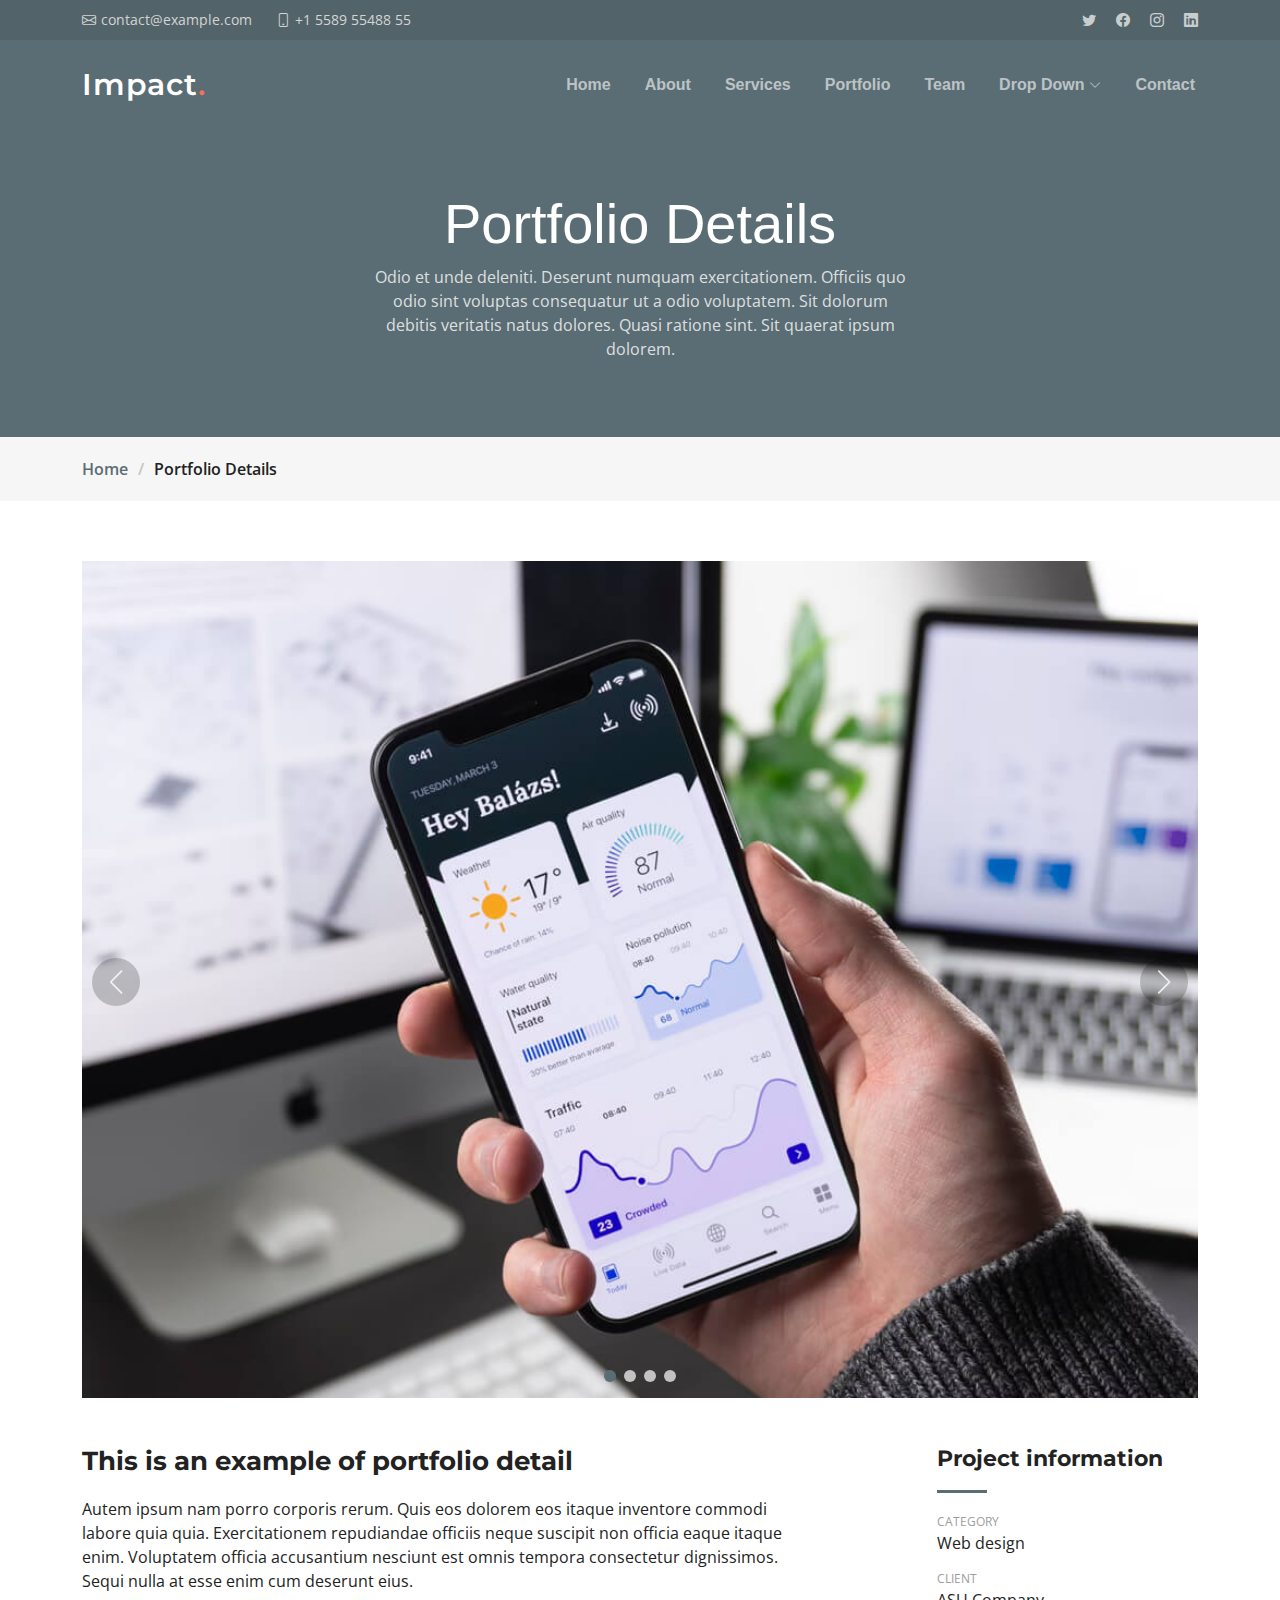
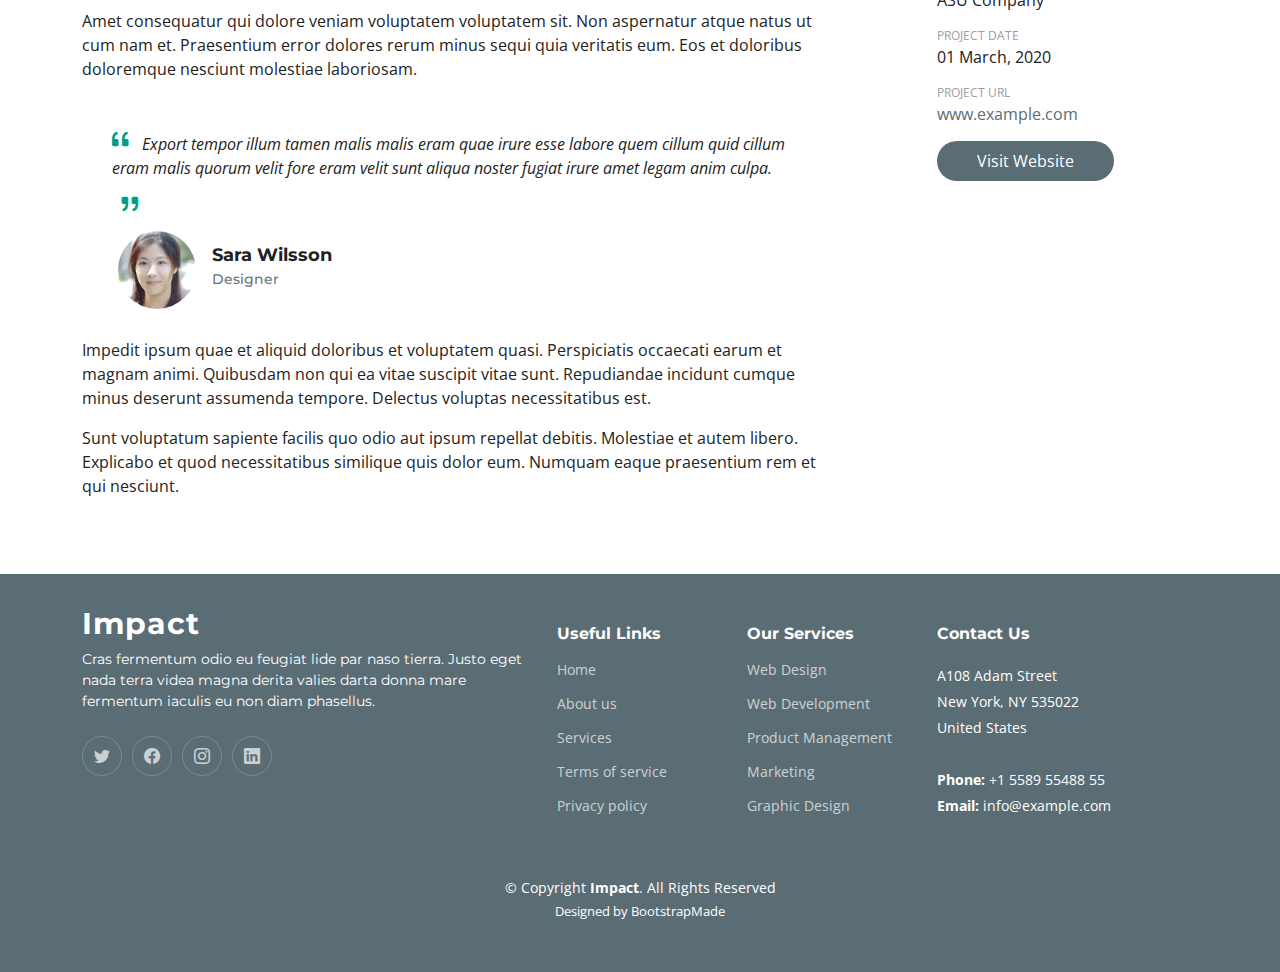
<file: portfolio-details.html>
<!DOCTYPE html>
<html lang="en">

<head>
  <meta charset="utf-8">
  <meta content="width=device-width, initial-scale=1.0" name="viewport">

  <title>Impact Bootstrap Template - Portfolio Details</title>
  <meta content="" name="description">
  <meta content="" name="keywords">

  <!-- Favicons -->
  <link href="assets/img/favicon.png" rel="icon">
  <link href="assets/img/apple-touch-icon.png" rel="apple-touch-icon">

  <!-- Google Fonts -->
  <link rel="preconnect" href="https://fonts.googleapis.com">
  <link rel="preconnect" href="https://fonts.gstatic.com" crossorigin>
  <link href="https://fonts.googleapis.com/css2?family=Open+Sans:ital,wght@0,300;0,400;0,500;0,600;0,700;1,300;1,400;1,600;1,700&family=Montserrat:ital,wght@0,300;0,400;0,500;0,600;0,700;1,300;1,400;1,500;1,600;1,700&family=Raleway:ital,wght@0,300;0,400;0,500;0,600;0,700;1,300;1,400;1,500;1,600;1,700&display=swap" rel="stylesheet">

  <!-- Vendor CSS Files -->
  <link href="assets/vendor/bootstrap/css/bootstrap.min.css" rel="stylesheet">
  <link href="assets/vendor/bootstrap-icons/bootstrap-icons.css" rel="stylesheet">
  <link href="assets/vendor/aos/aos.css" rel="stylesheet">
  <link href="assets/vendor/glightbox/css/glightbox.min.css" rel="stylesheet">
  <link href="assets/vendor/swiper/swiper-bundle.min.css" rel="stylesheet">

  <!-- Template Main CSS File -->
  <link href="assets/css/main.css" rel="stylesheet">

  <!-- =======================================================
  * Template Name: Impact
  * Updated: Jul 27 2023 with Bootstrap v5.3.1
  * Template URL: https://bootstrapmade.com/impact-bootstrap-business-website-template/
  * Author: BootstrapMade.com
  * License: https://bootstrapmade.com/license/
  ======================================================== -->
</head>

<body>

  <!-- ======= Header ======= -->
  <section id="topbar" class="topbar d-flex align-items-center">
    <div class="container d-flex justify-content-center justify-content-md-between">
      <div class="contact-info d-flex align-items-center">
        <i class="bi bi-envelope d-flex align-items-center"><a href="mailto:contact@example.com">contact@example.com</a></i>
        <i class="bi bi-phone d-flex align-items-center ms-4"><span>+1 5589 55488 55</span></i>
      </div>
      <div class="social-links d-none d-md-flex align-items-center">
        <a href="#" class="twitter"><i class="bi bi-twitter"></i></a>
        <a href="#" class="facebook"><i class="bi bi-facebook"></i></a>
        <a href="#" class="instagram"><i class="bi bi-instagram"></i></a>
        <a href="#" class="linkedin"><i class="bi bi-linkedin"></i></i></a>
      </div>
    </div>
  </section><!-- End Top Bar -->

  <header id="header" class="header d-flex align-items-center">

    <div class="container-fluid container-xl d-flex align-items-center justify-content-between">
      <a href="index.html" class="logo d-flex align-items-center">
        <!-- Uncomment the line below if you also wish to use an image logo -->
        <!-- <img src="assets/img/logo.png" alt=""> -->
        <h1>Impact<span>.</span></h1>
      </a>
      <nav id="navbar" class="navbar">
        <ul>
          <li><a href="#home">Home</a></li>
          <li><a href="#about">About</a></li>
          <li><a href="#services">Services</a></li>
          <li><a href="#portfolio">Portfolio</a></li>
          <li><a href="#team">Team</a></li>
          <li class="dropdown"><a href="#"><span>Drop Down</span> <i class="bi bi-chevron-down dropdown-indicator"></i></a>
            <ul>
              <li><a href="#">Drop Down 1</a></li>
              <li class="dropdown"><a href="#"><span>Deep Drop Down</span> <i class="bi bi-chevron-down dropdown-indicator"></i></a>
                <ul>
                  <li><a href="#">Deep Drop Down 1</a></li>
                  <li><a href="#">Deep Drop Down 2</a></li>
                  <li><a href="#">Deep Drop Down 3</a></li>
                  <li><a href="#">Deep Drop Down 4</a></li>
                  <li><a href="#">Deep Drop Down 5</a></li>
                </ul>
              </li>
              <li><a href="#">Drop Down 2</a></li>
              <li><a href="#">Drop Down 3</a></li>
              <li><a href="#">Drop Down 4</a></li>
            </ul>
          </li>
          <li><a href="#contact">Contact</a></li>
        </ul>
      </nav><!-- .navbar -->

      <i class="mobile-nav-toggle mobile-nav-show bi bi-list"></i>
      <i class="mobile-nav-toggle mobile-nav-hide d-none bi bi-x"></i>

    </div>
  </header><!-- End Header -->
  <!-- End Header -->

  <main id="main">

    <!-- ======= Breadcrumbs ======= -->
    <div class="breadcrumbs">
      <div class="page-header d-flex align-items-center" style="background-image: url('');">
        <div class="container position-relative">
          <div class="row d-flex justify-content-center">
            <div class="col-lg-6 text-center">
              <h2>Portfolio Details</h2>
              <p>Odio et unde deleniti. Deserunt numquam exercitationem. Officiis quo odio sint voluptas consequatur ut a odio voluptatem. Sit dolorum debitis veritatis natus dolores. Quasi ratione sint. Sit quaerat ipsum dolorem.</p>
            </div>
          </div>
        </div>
      </div>
      <nav>
        <div class="container">
          <ol>
            <li><a href="index.html">Home</a></li>
            <li>Portfolio Details</li>
          </ol>
        </div>
      </nav>
    </div><!-- End Breadcrumbs -->

    <!-- ======= Portfolio Details Section ======= -->
    <section id="portfolio-details" class="portfolio-details">
      <div class="container" data-aos="fade-up">

        <div class="position-relative h-100">
          <div class="slides-1 portfolio-details-slider swiper">
            <div class="swiper-wrapper align-items-center">

              <div class="swiper-slide">
                <img src="assets/img/portfolio/app-1.jpg" alt="">
              </div>

              <div class="swiper-slide">
                <img src="assets/img/portfolio/product-1.jpg" alt="">
              </div>

              <div class="swiper-slide">
                <img src="assets/img/portfolio/branding-1.jpg" alt="">
              </div>

              <div class="swiper-slide">
                <img src="assets/img/portfolio/books-1.jpg" alt="">
              </div>

            </div>
            <div class="swiper-pagination"></div>
          </div>
          <div class="swiper-button-prev"></div>
          <div class="swiper-button-next"></div>

        </div>

        <div class="row justify-content-between gy-4 mt-4">

          <div class="col-lg-8">
            <div class="portfolio-description">
              <h2>This is an example of portfolio detail</h2>
              <p>
                Autem ipsum nam porro corporis rerum. Quis eos dolorem eos itaque inventore commodi labore quia quia. Exercitationem repudiandae officiis neque suscipit non officia eaque itaque enim. Voluptatem officia accusantium nesciunt est omnis tempora consectetur dignissimos. Sequi nulla at esse enim cum deserunt eius.
              </p>
              <p>
                Amet consequatur qui dolore veniam voluptatem voluptatem sit. Non aspernatur atque natus ut cum nam et. Praesentium error dolores rerum minus sequi quia veritatis eum. Eos et doloribus doloremque nesciunt molestiae laboriosam.
              </p>

              <div class="testimonial-item">
                <p>
                  <i class="bi bi-quote quote-icon-left"></i>
                  Export tempor illum tamen malis malis eram quae irure esse labore quem cillum quid cillum eram malis quorum velit fore eram velit sunt aliqua noster fugiat irure amet legam anim culpa.
                  <i class="bi bi-quote quote-icon-right"></i>
                </p>
                <div>
                  <img src="assets/img/testimonials/testimonials-2.jpg" class="testimonial-img" alt="">
                  <h3>Sara Wilsson</h3>
                  <h4>Designer</h4>
                </div>
              </div>

              <p>
                Impedit ipsum quae et aliquid doloribus et voluptatem quasi. Perspiciatis occaecati earum et magnam animi. Quibusdam non qui ea vitae suscipit vitae sunt. Repudiandae incidunt cumque minus deserunt assumenda tempore. Delectus voluptas necessitatibus est.

              <p>
                Sunt voluptatum sapiente facilis quo odio aut ipsum repellat debitis. Molestiae et autem libero. Explicabo et quod necessitatibus similique quis dolor eum. Numquam eaque praesentium rem et qui nesciunt.
              </p>

            </div>
          </div>

          <div class="col-lg-3">
            <div class="portfolio-info">
              <h3>Project information</h3>
              <ul>
                <li><strong>Category</strong> <span>Web design</span></li>
                <li><strong>Client</strong> <span>ASU Company</span></li>
                <li><strong>Project date</strong> <span>01 March, 2020</span></li>
                <li><strong>Project URL</strong> <a href="#">www.example.com</a></li>
                <li><a href="#" class="btn-visit align-self-start">Visit Website</a></li>
              </ul>
            </div>
          </div>

        </div>

      </div>
    </section><!-- End Portfolio Details Section -->

  </main><!-- End #main -->

  <!-- ======= Footer ======= -->
  <footer id="footer" class="footer">

    <div class="container">
      <div class="row gy-4">
        <div class="col-lg-5 col-md-12 footer-info">
          <a href="index.html" class="logo d-flex align-items-center">
            <span>Impact</span>
          </a>
          <p>Cras fermentum odio eu feugiat lide par naso tierra. Justo eget nada terra videa magna derita valies darta donna mare fermentum iaculis eu non diam phasellus.</p>
          <div class="social-links d-flex mt-4">
            <a href="#" class="twitter"><i class="bi bi-twitter"></i></a>
            <a href="#" class="facebook"><i class="bi bi-facebook"></i></a>
            <a href="#" class="instagram"><i class="bi bi-instagram"></i></a>
            <a href="#" class="linkedin"><i class="bi bi-linkedin"></i></a>
          </div>
        </div>

        <div class="col-lg-2 col-6 footer-links">
          <h4>Useful Links</h4>
          <ul>
            <li><a href="#">Home</a></li>
            <li><a href="#">About us</a></li>
            <li><a href="#">Services</a></li>
            <li><a href="#">Terms of service</a></li>
            <li><a href="#">Privacy policy</a></li>
          </ul>
        </div>

        <div class="col-lg-2 col-6 footer-links">
          <h4>Our Services</h4>
          <ul>
            <li><a href="#">Web Design</a></li>
            <li><a href="#">Web Development</a></li>
            <li><a href="#">Product Management</a></li>
            <li><a href="#">Marketing</a></li>
            <li><a href="#">Graphic Design</a></li>
          </ul>
        </div>

        <div class="col-lg-3 col-md-12 footer-contact text-center text-md-start">
          <h4>Contact Us</h4>
          <p>
            A108 Adam Street <br>
            New York, NY 535022<br>
            United States <br><br>
            <strong>Phone:</strong> +1 5589 55488 55<br>
            <strong>Email:</strong> info@example.com<br>
          </p>

        </div>

      </div>
    </div>

    <div class="container mt-4">
      <div class="copyright">
        &copy; Copyright <strong><span>Impact</span></strong>. All Rights Reserved
      </div>
      <div class="credits">
        <!-- All the links in the footer should remain intact. -->
        <!-- You can delete the links only if you purchased the pro version. -->
        <!-- Licensing information: https://bootstrapmade.com/license/ -->
        <!-- Purchase the pro version with working PHP/AJAX contact form: https://bootstrapmade.com/impact-bootstrap-business-website-template/ -->
        Designed by <a href="https://bootstrapmade.com/">BootstrapMade</a>
      </div>
    </div>

  </footer><!-- End Footer -->
  <!-- End Footer -->

  <a href="#" class="scroll-top d-flex align-items-center justify-content-center"><i class="bi bi-arrow-up-short"></i></a>

  <div id="preloader"></div>

  <!-- Vendor JS Files -->
  <script src="assets/vendor/bootstrap/js/bootstrap.bundle.min.js"></script>
  <script src="assets/vendor/aos/aos.js"></script>
  <script src="assets/vendor/glightbox/js/glightbox.min.js"></script>
  <script src="assets/vendor/purecounter/purecounter_vanilla.js"></script>
  <script src="assets/vendor/swiper/swiper-bundle.min.js"></script>
  <script src="assets/vendor/isotope-layout/isotope.pkgd.min.js"></script>
  <script src="assets/vendor/php-email-form/validate.js"></script>

  <!-- Template Main JS File -->
  <script src="assets/js/main.js"></script>

</body>

</html>
</file>
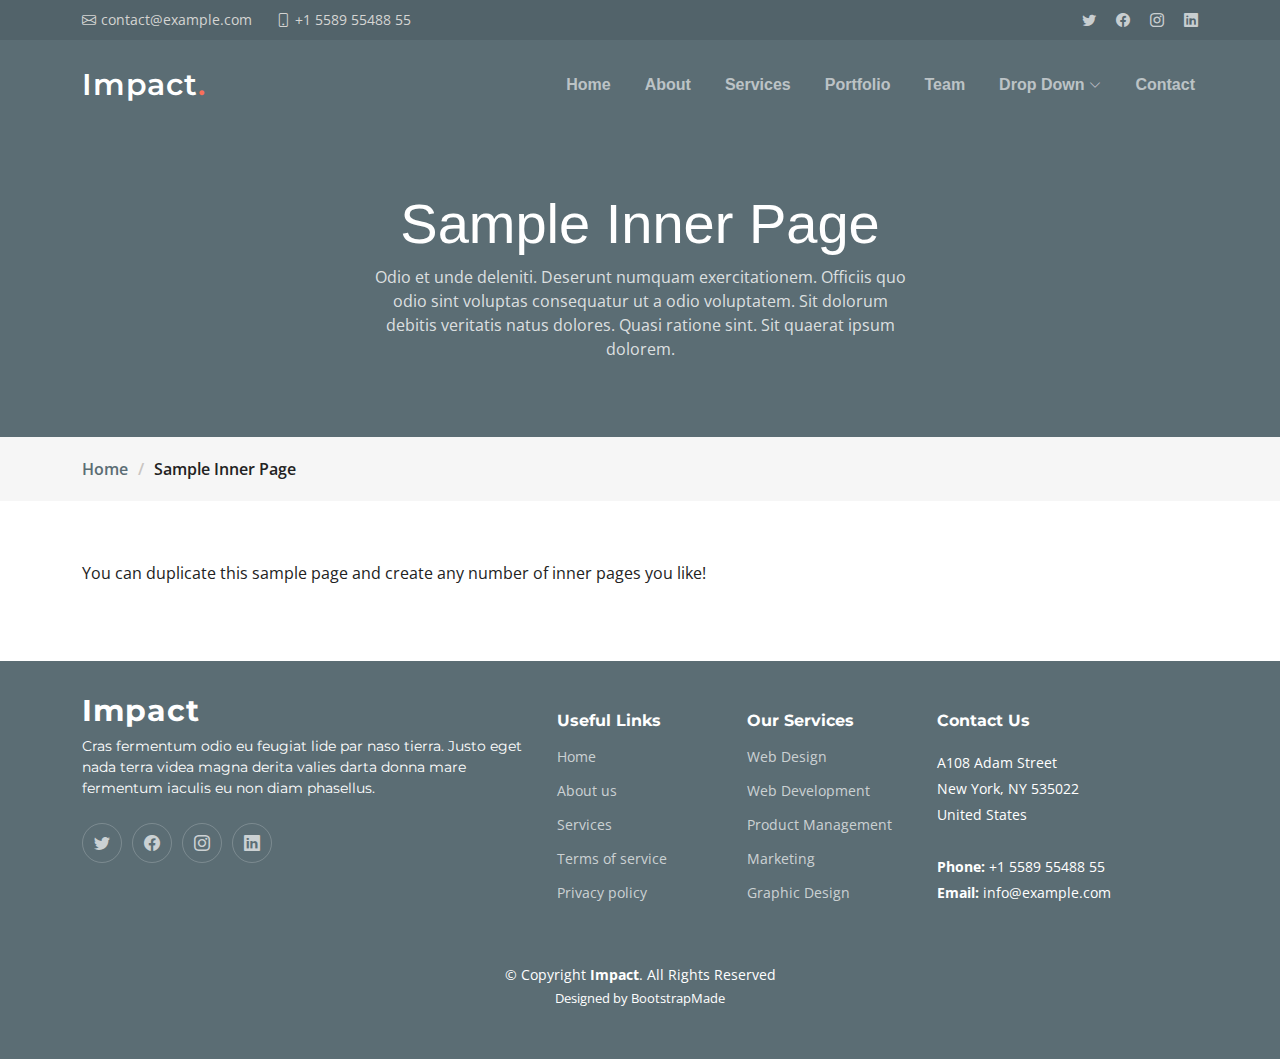
<file: sample-inner-page.html>
<!DOCTYPE html>
<html lang="en">

<head>
  <meta charset="utf-8">
  <meta content="width=device-width, initial-scale=1.0" name="viewport">

  <title>[Template] Sample Inner Page</title>
  <meta content="" name="description">
  <meta content="" name="keywords">

  <!-- Favicons -->
  <link href="assets/img/favicon.png" rel="icon">
  <link href="assets/img/apple-touch-icon.png" rel="apple-touch-icon">

  <!-- Google Fonts -->
  <link rel="preconnect" href="https://fonts.googleapis.com">
  <link rel="preconnect" href="https://fonts.gstatic.com" crossorigin>
  <link href="https://fonts.googleapis.com/css2?family=Open+Sans:ital,wght@0,300;0,400;0,500;0,600;0,700;1,300;1,400;1,600;1,700&family=Montserrat:ital,wght@0,300;0,400;0,500;0,600;0,700;1,300;1,400;1,500;1,600;1,700&family=Raleway:ital,wght@0,300;0,400;0,500;0,600;0,700;1,300;1,400;1,500;1,600;1,700&display=swap" rel="stylesheet">

  <!-- Vendor CSS Files -->
  <link href="assets/vendor/bootstrap/css/bootstrap.min.css" rel="stylesheet">
  <link href="assets/vendor/bootstrap-icons/bootstrap-icons.css" rel="stylesheet">
  <link href="assets/vendor/aos/aos.css" rel="stylesheet">
  <link href="assets/vendor/glightbox/css/glightbox.min.css" rel="stylesheet">
  <link href="assets/vendor/swiper/swiper-bundle.min.css" rel="stylesheet">

  <!-- Template Main CSS File -->
  <link href="assets/css/main.css" rel="stylesheet">

  <!-- =======================================================
  * Template Name: Impact
  * Updated: Jul 27 2023 with Bootstrap v5.3.1
  * Template URL: https://bootstrapmade.com/impact-bootstrap-business-website-template/
  * Author: BootstrapMade.com
  * License: https://bootstrapmade.com/license/
  ======================================================== -->
</head>

<body>

  <!-- ======= Header ======= -->
  <section id="topbar" class="topbar d-flex align-items-center">
    <div class="container d-flex justify-content-center justify-content-md-between">
      <div class="contact-info d-flex align-items-center">
        <i class="bi bi-envelope d-flex align-items-center"><a href="mailto:contact@example.com">contact@example.com</a></i>
        <i class="bi bi-phone d-flex align-items-center ms-4"><span>+1 5589 55488 55</span></i>
      </div>
      <div class="social-links d-none d-md-flex align-items-center">
        <a href="#" class="twitter"><i class="bi bi-twitter"></i></a>
        <a href="#" class="facebook"><i class="bi bi-facebook"></i></a>
        <a href="#" class="instagram"><i class="bi bi-instagram"></i></a>
        <a href="#" class="linkedin"><i class="bi bi-linkedin"></i></i></a>
      </div>
    </div>
  </section><!-- End Top Bar -->

  <header id="header" class="header d-flex align-items-center">

    <div class="container-fluid container-xl d-flex align-items-center justify-content-between">
      <a href="index.html" class="logo d-flex align-items-center">
        <!-- Uncomment the line below if you also wish to use an image logo -->
        <!-- <img src="assets/img/logo.png" alt=""> -->
        <h1>Impact<span>.</span></h1>
      </a>
      <nav id="navbar" class="navbar">
        <ul>
          <li><a href="#home">Home</a></li>
          <li><a href="#about">About</a></li>
          <li><a href="#services">Services</a></li>
          <li><a href="#portfolio">Portfolio</a></li>
          <li><a href="#team">Team</a></li>
          <li class="dropdown"><a href="#"><span>Drop Down</span> <i class="bi bi-chevron-down dropdown-indicator"></i></a>
            <ul>
              <li><a href="#">Drop Down 1</a></li>
              <li class="dropdown"><a href="#"><span>Deep Drop Down</span> <i class="bi bi-chevron-down dropdown-indicator"></i></a>
                <ul>
                  <li><a href="#">Deep Drop Down 1</a></li>
                  <li><a href="#">Deep Drop Down 2</a></li>
                  <li><a href="#">Deep Drop Down 3</a></li>
                  <li><a href="#">Deep Drop Down 4</a></li>
                  <li><a href="#">Deep Drop Down 5</a></li>
                </ul>
              </li>
              <li><a href="#">Drop Down 2</a></li>
              <li><a href="#">Drop Down 3</a></li>
              <li><a href="#">Drop Down 4</a></li>
            </ul>
          </li>
          <li><a href="#contact">Contact</a></li>
        </ul>
      </nav><!-- .navbar -->

      <i class="mobile-nav-toggle mobile-nav-show bi bi-list"></i>
      <i class="mobile-nav-toggle mobile-nav-hide d-none bi bi-x"></i>

    </div>
  </header><!-- End Header -->
  <!-- End Header -->

  <main id="main">

    <!-- ======= Breadcrumbs ======= -->
    <div class="breadcrumbs">
      <div class="page-header d-flex align-items-center" style="background-image: url('');">
        <div class="container position-relative">
          <div class="row d-flex justify-content-center">
            <div class="col-lg-6 text-center">
              <h2>Sample Inner Page</h2>
              <p>Odio et unde deleniti. Deserunt numquam exercitationem. Officiis quo odio sint voluptas consequatur ut a odio voluptatem. Sit dolorum debitis veritatis natus dolores. Quasi ratione sint. Sit quaerat ipsum dolorem.</p>
            </div>
          </div>
        </div>
      </div>
      <nav>
        <div class="container">
          <ol>
            <li><a href="index.html">Home</a></li>
            <li>Sample Inner Page</li>
          </ol>
        </div>
      </nav>
    </div><!-- End Breadcrumbs -->

    <section class="sample-page">
      <div class="container" data-aos="fade-up">

        <p>
          You can duplicate this sample page and create any number of inner pages you like!
        </p>

      </div>
    </section>

  </main><!-- End #main -->

  <!-- ======= Footer ======= -->
  <footer id="footer" class="footer">

    <div class="container">
      <div class="row gy-4">
        <div class="col-lg-5 col-md-12 footer-info">
          <a href="index.html" class="logo d-flex align-items-center">
            <span>Impact</span>
          </a>
          <p>Cras fermentum odio eu feugiat lide par naso tierra. Justo eget nada terra videa magna derita valies darta donna mare fermentum iaculis eu non diam phasellus.</p>
          <div class="social-links d-flex mt-4">
            <a href="#" class="twitter"><i class="bi bi-twitter"></i></a>
            <a href="#" class="facebook"><i class="bi bi-facebook"></i></a>
            <a href="#" class="instagram"><i class="bi bi-instagram"></i></a>
            <a href="#" class="linkedin"><i class="bi bi-linkedin"></i></a>
          </div>
        </div>

        <div class="col-lg-2 col-6 footer-links">
          <h4>Useful Links</h4>
          <ul>
            <li><a href="#">Home</a></li>
            <li><a href="#">About us</a></li>
            <li><a href="#">Services</a></li>
            <li><a href="#">Terms of service</a></li>
            <li><a href="#">Privacy policy</a></li>
          </ul>
        </div>

        <div class="col-lg-2 col-6 footer-links">
          <h4>Our Services</h4>
          <ul>
            <li><a href="#">Web Design</a></li>
            <li><a href="#">Web Development</a></li>
            <li><a href="#">Product Management</a></li>
            <li><a href="#">Marketing</a></li>
            <li><a href="#">Graphic Design</a></li>
          </ul>
        </div>

        <div class="col-lg-3 col-md-12 footer-contact text-center text-md-start">
          <h4>Contact Us</h4>
          <p>
            A108 Adam Street <br>
            New York, NY 535022<br>
            United States <br><br>
            <strong>Phone:</strong> +1 5589 55488 55<br>
            <strong>Email:</strong> info@example.com<br>
          </p>

        </div>

      </div>
    </div>

    <div class="container mt-4">
      <div class="copyright">
        &copy; Copyright <strong><span>Impact</span></strong>. All Rights Reserved
      </div>
      <div class="credits">
        <!-- All the links in the footer should remain intact. -->
        <!-- You can delete the links only if you purchased the pro version. -->
        <!-- Licensing information: https://bootstrapmade.com/license/ -->
        <!-- Purchase the pro version with working PHP/AJAX contact form: https://bootstrapmade.com/impact-bootstrap-business-website-template/ -->
        Designed by <a href="https://bootstrapmade.com/">BootstrapMade</a>
      </div>
    </div>

  </footer><!-- End Footer -->
  <!-- End Footer -->

  <a href="#" class="scroll-top d-flex align-items-center justify-content-center"><i class="bi bi-arrow-up-short"></i></a>

  <div id="preloader"></div>

  <!-- Vendor JS Files -->
  <script src="assets/vendor/bootstrap/js/bootstrap.bundle.min.js"></script>
  <script src="assets/vendor/aos/aos.js"></script>
  <script src="assets/vendor/glightbox/js/glightbox.min.js"></script>
  <script src="assets/vendor/purecounter/purecounter_vanilla.js"></script>
  <script src="assets/vendor/swiper/swiper-bundle.min.js"></script>
  <script src="assets/vendor/isotope-layout/isotope.pkgd.min.js"></script>
  <script src="assets/vendor/php-email-form/validate.js"></script>

  <!-- Template Main JS File -->
  <script src="assets/js/main.js"></script>

</body>

</html>
</file>
<file: assets/css/main.css>
/**
* Template Name: Impact
* Updated: Jul 27 2023 with Bootstrap v5.3.1
* Template URL: https://bootstrapmade.com/impact-bootstrap-business-website-template/
* Author: BootstrapMade.com
* License: https://bootstrapmade.com/license/
*/

/*--------------------------------------------------------------
# Set main reusable colors and fonts using CSS variables
# Learn more about CSS variables at https://developer.mozilla.org/en-US/docs/Web/CSS/Using_CSS_custom_properties
--------------------------------------------------------------*/
/* Fonts */
:root {
  --font-default: "Open Sans", system-ui, -apple-system, "Segoe UI", Roboto, "Helvetica Neue", Arial, "Noto Sans", "Liberation Sans", sans-serif, "Apple Color Emoji", "Segoe UI Emoji", "Segoe UI Symbol", "Noto Color Emoji";
  --font-primary: "Montserrat", sans-serif;
  --font-secondary: "Poppins", sans-serif;
}

/* Colors */
:root {
  --color-default: #222222;
  --color-primary: rgb(91, 109, 116);
  --color-secondary: rgb(201, 197, 194);
}

/* Smooth scroll behavior */
:root {
  scroll-behavior: smooth;
}

/*--------------------------------------------------------------
# General
--------------------------------------------------------------*/
body {
  font-family: var(--font-default);
  color: var(--color-default);
}

a {
  color: var(--color-primary);
  text-decoration: none;
}

a:hover {
  color: #00b6a1;
  text-decoration: none;
}

h1,
h2,
h3,
h4,
h5,
h6 {
  font-family: var(--font-primary);
}

/*--------------------------------------------------------------
# Sections & Section Header
--------------------------------------------------------------*/
section {
  padding: 60px 0;
  overflow: hidden;
}

.sections-bg {
  background-color: #f6f6f6;
}

.section-header {
  text-align: center;
  padding-bottom: 60px;
}

.section-header h2 {
  font-size: 32px;
  font-weight: 600;
  margin-bottom: 20px;
  padding-bottom: 20px;
  position: relative;
}

.section-header h2:after {
  content: "";
  position: absolute;
  display: block;
  width: 50px;
  height: 3px;
  background: var(--color-primary);
  left: 0;
  right: 0;
  bottom: 0;
  margin: auto;
}

.section-header p {
  margin-bottom: 0;
  color: #6f6f6f;
}

/*--------------------------------------------------------------
# Breadcrumbs
--------------------------------------------------------------*/
.breadcrumbs .page-header {
  padding: 60px 0 60px 0;
  min-height: 20vh;
  position: relative;
  background-color: var(--color-primary);
}

.breadcrumbs .page-header h2 {
  font-size: 56px;
  font-weight: 500;
  color: #fff;
  font-family: var(--font-secondary);
}

.breadcrumbs .page-header p {
  color: rgba(255, 255, 255, 0.8);
}

.breadcrumbs nav {
  background-color: #f6f6f6;
  padding: 20px 0;
}

.breadcrumbs nav ol {
  display: flex;
  flex-wrap: wrap;
  list-style: none;
  margin: 0;
  padding: 0;
  font-size: 16px;
  font-weight: 600;
  color: var(--color-default);
}

.breadcrumbs nav ol a {
  color: var(--color-primary);
  transition: 0.3s;
}

.breadcrumbs nav ol a:hover {
  text-decoration: underline;
}

.breadcrumbs nav ol li+li {
  padding-left: 10px;
}

.breadcrumbs nav ol li+li::before {
  display: inline-block;
  padding-right: 10px;
  color: var(--color-secondary);
  content: "/";
}

/*--------------------------------------------------------------
# Scroll top button
--------------------------------------------------------------*/
.scroll-top {
  position: fixed;
  visibility: hidden;
  opacity: 0;
  right: 15px;
  bottom: -15px;
  z-index: 99999;
  background: var(--color-secondary);
  width: 44px;
  height: 44px;
  border-radius: 50px;
  transition: all 0.4s;
}

.scroll-top i {
  font-size: 24px;
  color: #fff;
  line-height: 0;
}

.scroll-top:hover {
  background: rgba(248, 90, 64, 0.8);
  color: #fff;
}

.scroll-top.active {
  visibility: visible;
  opacity: 1;
  bottom: 15px;
}

/*--------------------------------------------------------------
# Preloader
--------------------------------------------------------------*/
#preloader {
  position: fixed;
  inset: 0;
  z-index: 999999;
  overflow: hidden;
  background: #fff;
  transition: all 0.6s ease-out;
}

#preloader:before {
  content: "";
  position: fixed;
  top: calc(50% - 30px);
  left: calc(50% - 30px);
  border: 6px solid #fff;
  border-color: var(--color-primary) transparent var(--color-primary) transparent;
  border-radius: 50%;
  width: 60px;
  height: 60px;
  animation: animate-preloader 1.5s linear infinite;
}

@keyframes animate-preloader {
  0% {
    transform: rotate(0deg);
  }

  100% {
    transform: rotate(360deg);
  }
}

/*--------------------------------------------------------------
# Disable aos animation delay on mobile devices
--------------------------------------------------------------*/
@media screen and (max-width: 768px) {
  [data-aos-delay] {
    transition-delay: 0 !important;
  }
}

/*--------------------------------------------------------------
# Header
--------------------------------------------------------------*/
.topbar {
  background: rgb(82, 99, 106);
  height: 40px;
  font-size: 14px;
  transition: all 0.5s;
  color: rgb(213, 213, 211);
  padding: 0;
}

.topbar .contact-info i {
  font-style: normal;
  color: rgb(213, 213, 211);
  line-height: 0;
}

.topbar .contact-info i a,
.topbar .contact-info i span {
  padding-left: 5px;
  color: rgb(213, 213, 211);
}

@media (max-width: 575px) {

  .topbar .contact-info i a,
  .topbar .contact-info i span {
    font-size: 13px;
  }
}

.topbar .contact-info i a {
  line-height: 0;
  transition: 0.3s;
}

.topbar .contact-info i a:hover {
  color: #fff;
  text-decoration: underline;
}

.topbar .social-links a {
  color: rgba(255, 255, 255, 0.7);
  line-height: 0;
  transition: 0.3s;
  margin-left: 20px;
}

.topbar .social-links a:hover {
  color: #fff;
}

.header {
  transition: all 0.5s;
  z-index: 997;
  height: 90px;
  background-color: var(--color-primary);
}

.header.sticked {
  position: fixed;
  top: 0;
  right: 0;
  left: 0;
  height: 70px;
  box-shadow: 0px 2px 20px rgba(0, 0, 0, 0.1);
}

.header .logo img {
  max-height: 40px;
  margin-right: 6px;
}

.header .logo h1 {
  font-size: 30px;
  margin: 0;
  font-weight: 600;
  letter-spacing: 0.8px;
  color: #fff;
  font-family: var(--font-primary);
}

.header .logo h1 span {
  color: #f96f59;
}

.sticked-header-offset {
  margin-top: 70px;
}

section {
  scroll-margin-top: 70px;
}

/*--------------------------------------------------------------
# Desktop Navigation
--------------------------------------------------------------*/
@media (min-width: 1280px) {
  .navbar {
    padding: 0;
  }

  .navbar ul {
    margin: 0;
    padding: 0;
    display: flex;
    list-style: none;
    align-items: center;
  }

  .navbar li {
    position: relative;
  }

  .navbar>ul>li {
    white-space: nowrap;
    padding: 10px 0 10px 28px;
  }

  .navbar a,
  .navbar a:focus {
    display: flex;
    align-items: center;
    justify-content: space-between;
    padding: 0 3px;
    font-family: var(--font-secondary);
    font-size: 16px;
    font-weight: 600;
    color: rgba(255, 255, 255, 0.6);
    white-space: nowrap;
    transition: 0.3s;
    position: relative;
  }

  .navbar a i,
  .navbar a:focus i {
    font-size: 12px;
    line-height: 0;
    margin-left: 5px;
  }

  .navbar>ul>li>a:before {
    content: "";
    position: absolute;
    width: 100%;
    height: 2px;
    bottom: -6px;
    left: 0;
    background-color: var(--color-secondary);
    visibility: hidden;
    width: 0px;
    transition: all 0.3s ease-in-out 0s;
  }

  .navbar a:hover:before,
  .navbar li:hover>a:before,
  .navbar .active:before {
    visibility: visible;
    width: 100%;
  }

  .navbar a:hover,
  .navbar .active,
  .navbar .active:focus,
  .navbar li:hover>a {
    color: #fff;
  }

  .navbar .dropdown ul {
    display: block;
    position: absolute;
    left: 28px;
    top: calc(100% + 30px);
    margin: 0;
    padding: 10px 0;
    z-index: 99;
    opacity: 0;
    visibility: hidden;
    background: #fff;
    box-shadow: 0px 0px 30px rgba(127, 137, 161, 0.25);
    transition: 0.3s;
    border-radius: 4px;
  }

  .navbar .dropdown ul li {
    min-width: 200px;
  }

  .navbar .dropdown ul a {
    padding: 10px 20px;
    font-size: 15px;
    text-transform: none;
    font-weight: 600;
    color: rgb(150, 150, 150);
  }

  .navbar .dropdown ul a i {
    font-size: 12px;
  }

  .navbar .dropdown ul a:hover,
  .navbar .dropdown ul .active:hover,
  .navbar .dropdown ul li:hover>a {
    color: rgb(180, 180, 180);
  }

  .navbar .dropdown:hover>ul {
    opacity: 1;
    top: 100%;
    visibility: visible;
  }

  .navbar .dropdown .dropdown ul {
    top: 0;
    left: calc(100% - 30px);
    visibility: hidden;
  }

  .navbar .dropdown .dropdown:hover>ul {
    opacity: 1;
    top: 0;
    left: 100%;
    visibility: visible;
  }
}

@media (min-width: 1280px) and (max-width: 1366px) {
  .navbar .dropdown .dropdown ul {
    left: -90%;
  }

  .navbar .dropdown .dropdown:hover>ul {
    left: -100%;
  }
}

@media (min-width: 1280px) {

  .mobile-nav-show,
  .mobile-nav-hide {
    display: none;
  }
}

/*--------------------------------------------------------------
# Mobile Navigation
--------------------------------------------------------------*/
@media (max-width: 1279px) {
  .navbar {
    position: fixed;
    top: 0;
    right: -100%;
    width: 100%;
    max-width: 400px;
    bottom: 0;
    transition: 0.3s;
    z-index: 9997;
  }

  .navbar ul {
    position: absolute;
    inset: 0;
    padding: 50px 0 10px 0;
    margin: 0;
    background: rgba(0, 131, 116, 0.9);
    overflow-y: auto;
    transition: 0.3s;
    z-index: 9998;
  }

  .navbar a,
  .navbar a:focus {
    display: flex;
    align-items: center;
    justify-content: space-between;
    padding: 10px 20px;
    font-family: var(--font-primary);
    font-size: 15px;
    font-weight: 600;
    color: rgba(255, 255, 255, 0.7);
    white-space: nowrap;
    transition: 0.3s;
  }

  .navbar a i,
  .navbar a:focus i {
    font-size: 12px;
    line-height: 0;
    margin-left: 5px;
  }

  .navbar a:hover,
  .navbar .active,
  .navbar .active:focus,
  .navbar li:hover>a {
    color: #fff;
  }

  .navbar .getstarted,
  .navbar .getstarted:focus {
    background: var(--color-primary);
    padding: 8px 20px;
    border-radius: 4px;
    margin: 15px;
    color: #fff;
  }

  .navbar .getstarted:hover,
  .navbar .getstarted:focus:hover {
    color: #fff;
    background: rgba(0, 131, 116, 0.8);
  }

  .navbar .dropdown ul,
  .navbar .dropdown .dropdown ul {
    position: static;
    display: none;
    padding: 10px 0;
    margin: 10px 20px;
    transition: all 0.5s ease-in-out;
    background-color: #007466;
    border: 1px solid #006459;
  }

  .navbar .dropdown>.dropdown-active,
  .navbar .dropdown .dropdown>.dropdown-active {
    display: block;
  }

  .mobile-nav-show {
    color: rgba(255, 255, 255, 0.6);
    font-size: 28px;
    cursor: pointer;
    line-height: 0;
    transition: 0.5s;
    z-index: 9999;
    margin-right: 10px;
  }

  .mobile-nav-hide {
    color: #fff;
    font-size: 32px;
    cursor: pointer;
    line-height: 0;
    transition: 0.5s;
    position: fixed;
    right: 20px;
    top: 20px;
    z-index: 9999;
  }

  .mobile-nav-active {
    overflow: hidden;
  }

  .mobile-nav-active .navbar {
    right: 0;
  }

  .mobile-nav-active .navbar:before {
    content: "";
    position: fixed;
    inset: 0;
    background: rgba(0, 106, 93, 0.8);
    z-index: 9996;
  }
}

/*--------------------------------------------------------------
# About Us Section
--------------------------------------------------------------*/
.about h3 {
  font-weight: 700;
  font-size: 28px;
  margin-bottom: 20px;
  font-family: var(--font-secondary);
}

.about .call-us {
  left: 10%;
  right: 10%;
  bottom: 0;
  background-color: #fff;
  box-shadow: 0px 2px 25px rgba(0, 0, 0, 0.08);
  padding: 20px;
  text-align: center;
}

.about .call-us h4 {
  font-size: 24px;
  font-weight: 700;
  margin-bottom: 5px;
}

.about .call-us p {
  font-size: 28px;
  font-weight: 700;
  color: var(--color-primary);
}

.about .content ul {
  list-style: none;
  padding: 0;
}

.about .content ul li {
  padding: 0 0 10px 30px;
  position: relative;
}

.about .content ul i {
  position: absolute;
  font-size: 20px;
  left: 0;
  top: -3px;
  color: var(--color-primary);
}

.about .content p:last-child {
  margin-bottom: 0;
}

.about .play-btn {
  width: 94px;
  height: 94px;
  background: radial-gradient(var(--color-primary) 50%, rgba(0, 131, 116, 0.4) 52%);
  border-radius: 50%;
  display: block;
  position: absolute;
  left: calc(50% - 47px);
  top: calc(50% - 47px);
  overflow: hidden;
}

.about .play-btn:before {
  content: "";
  position: absolute;
  width: 120px;
  height: 120px;
  animation-delay: 0s;
  animation: pulsate-btn 2s;
  animation-direction: forwards;
  animation-iteration-count: infinite;
  animation-timing-function: steps;
  opacity: 1;
  border-radius: 50%;
  border: 5px solid rgba(0, 131, 116, 0.7);
  top: -15%;
  left: -15%;
  background: rgba(198, 16, 0, 0);
}

.about .play-btn:after {
  content: "";
  position: absolute;
  left: 50%;
  top: 50%;
  transform: translateX(-40%) translateY(-50%);
  width: 0;
  height: 0;
  border-top: 10px solid transparent;
  border-bottom: 10px solid transparent;
  border-left: 15px solid #fff;
  z-index: 100;
  transition: all 400ms cubic-bezier(0.55, 0.055, 0.675, 0.19);
}

.about .play-btn:hover:before {
  content: "";
  position: absolute;
  left: 50%;
  top: 50%;
  transform: translateX(-40%) translateY(-50%);
  width: 0;
  height: 0;
  border: none;
  border-top: 10px solid transparent;
  border-bottom: 10px solid transparent;
  border-left: 15px solid #fff;
  z-index: 200;
  animation: none;
  border-radius: 0;
}

.about .play-btn:hover:after {
  border-left: 15px solid var(--color-primary);
  transform: scale(20);
}

@keyframes pulsate-btn {
  0% {
    transform: scale(0.6, 0.6);
    opacity: 1;
  }

  100% {
    transform: scale(1, 1);
    opacity: 0;
  }
}

/*--------------------------------------------------------------
# Clients Section
--------------------------------------------------------------*/
.clients {
  padding: 40px 0;
}

.clients .swiper {
  padding: 10px 0;
}

.clients .swiper-slide img {
  transition: 0.3s;
}

.clients .swiper-slide img:hover {
  transform: scale(1.1);
}

.clients .swiper-pagination {
  margin-top: 20px;
  position: relative;
}

.clients .swiper-pagination .swiper-pagination-bullet {
  width: 12px;
  height: 12px;
  background-color: #fff;
  opacity: 1;
  background-color: #ddd;
}

.clients .swiper-pagination .swiper-pagination-bullet-active {
  background-color: var(--color-primary);
}

/*--------------------------------------------------------------
# Stats Counter Section
--------------------------------------------------------------*/
.stats-counter {
  padding: 40px 0;
}

.stats-counter .stats-item {
  padding: 20px 0;
  border-bottom: 1px solid #e4e4e4;
}

.stats-counter .stats-item .purecounter {
  min-width: 90px;
  padding-right: 15px;
}

.stats-counter .stats-item i {
  font-size: 44px;
  line-height: 0;
  margin-right: 15px;
}

.stats-counter .stats-item span {
  font-size: 40px;
  display: block;
  font-weight: 700;
  color: var(--color-primary);
  line-height: 40px;
}

.stats-counter .stats-item p {
  margin: 0;
  font-family: var(--font-primary);
  font-size: 14px;
}

/*--------------------------------------------------------------
# Call To Action Section
--------------------------------------------------------------*/
.call-to-action .container {
  background: linear-gradient(rgba(0, 0, 0, 0.5), rgba(0, 0, 0, 0.5)), url("../img/cta-bg.jpg") center center;
  background-size: cover;
  padding: 100px 60px;
  border-radius: 15px;
  overflow: hidden;
}

.call-to-action h3 {
  color: #fff;
  font-size: 28px;
  font-weight: 700;
  margin-bottom: 20px;
}

.call-to-action p {
  color: #fff;
  margin-bottom: 20px;
}

.call-to-action .play-btn {
  width: 94px;
  height: 94px;
  margin-bottom: 20px;
  background: radial-gradient(var(--color-primary) 50%, rgba(0, 131, 116, 0.4) 52%);
  border-radius: 50%;
  display: inline-block;
  position: relative;
  overflow: hidden;
}

.call-to-action .play-btn:before {
  content: "";
  position: absolute;
  width: 120px;
  height: 120px;
  animation-delay: 0s;
  animation: pulsate-btn 2s;
  animation-direction: forwards;
  animation-iteration-count: infinite;
  animation-timing-function: steps;
  opacity: 1;
  border-radius: 50%;
  border: 5px solid rgba(0, 131, 116, 0.7);
  top: -15%;
  left: -15%;
  background: rgba(198, 16, 0, 0);
}

.call-to-action .play-btn:after {
  content: "";
  position: absolute;
  left: 50%;
  top: 50%;
  transform: translateX(-40%) translateY(-50%);
  width: 0;
  height: 0;
  border-top: 10px solid transparent;
  border-bottom: 10px solid transparent;
  border-left: 15px solid #fff;
  z-index: 100;
  transition: all 400ms cubic-bezier(0.55, 0.055, 0.675, 0.19);
}

.call-to-action .play-btn:hover:before {
  content: "";
  position: absolute;
  left: 50%;
  top: 50%;
  transform: translateX(-40%) translateY(-50%);
  width: 0;
  height: 0;
  border: none;
  border-top: 10px solid transparent;
  border-bottom: 10px solid transparent;
  border-left: 15px solid #fff;
  z-index: 200;
  animation: none;
  border-radius: 0;
}

.call-to-action .play-btn:hover:after {
  border-left: 15px solid var(--color-primary);
  transform: scale(20);
}

.call-to-action .cta-btn {
  font-family: var(--font-primary);
  font-weight: 500;
  font-size: 16px;
  letter-spacing: 1px;
  display: inline-block;
  padding: 12px 48px;
  border-radius: 50px;
  transition: 0.5s;
  margin: 10px;
  border: 2px solid #fff;
  color: #fff;
}

.call-to-action .cta-btn:hover {
  background: var(--color-primary);
  border: 2px solid var(--color-primary);
}

@keyframes pulsate-btn {
  0% {
    transform: scale(0.6, 0.6);
    opacity: 1;
  }

  100% {
    transform: scale(1, 1);
    opacity: 0;
  }
}

/*--------------------------------------------------------------
# Our Services Section
--------------------------------------------------------------*/
.services {
  padding: 60px 0;
}

.services .service-item {
  padding: 40px;
  background: #fff;
  height: 100%;
  border-radius: 10px;
}

.services .service-item .icon {
  width: 48px;
  height: 48px;
  position: relative;
  margin-bottom: 50px;
}

.services .service-item .icon i {
  color: var(--color-default);
  font-size: 56px;
  transition: ease-in-out 0.3s;
  z-index: 2;
  position: relative;
}

.services .service-item .icon:before {
  position: absolute;
  content: "";
  height: 100%;
  width: 100%;
  background: #eeeeee;
  border-radius: 50px;
  z-index: 1;
  top: 10px;
  right: -20px;
  transition: 0.3s;
}

.services .service-item h3 {
  color: var(--color-default);
  font-weight: 700;
  margin: 0 0 20px 0;
  padding-bottom: 8px;
  font-size: 22px;
  position: relative;
  display: inline-block;
  border-bottom: 4px solid #eeeeee;
  transition: 0.3s;
}

.services .service-item p {
  line-height: 24px;
  font-size: 14px;
  margin-bottom: 0;
}

.services .service-item .readmore {
  margin-top: 15px;
  display: inline-block;
  color: var(--color-primary);
}

.services .service-item:hover .icon:before {
  background: #00b6a1;
}

.services .service-item:hover h3 {
  border-color: var(--color-primary);
}

/*--------------------------------------------------------------
# Testimonials Section
--------------------------------------------------------------*/
.testimonials .testimonial-wrap {
  padding-left: 10px;
}

.testimonials .testimonial-item {
  box-sizing: content-box;
  padding: 30px;
  margin: 30px 10px;
  box-shadow: 0px 0 15px rgba(0, 0, 0, 0.1);
  position: relative;
  background: #fff;
  border-radius: 10px;
}

.testimonials .testimonial-item .testimonial-img {
  width: 90px;
  border-radius: 50px;
  margin-right: 15px;
}

.testimonials .testimonial-item h3 {
  font-size: 18px;
  font-weight: bold;
  margin: 10px 0 5px 0;
  color: #000;
}

.testimonials .testimonial-item h4 {
  font-size: 14px;
  color: #999;
  margin: 0;
}

.testimonials .testimonial-item .stars {
  margin: 10px 0;
}

.testimonials .testimonial-item .stars i {
  color: #ffc107;
  margin: 0 1px;
}

.testimonials .testimonial-item .quote-icon-left,
.testimonials .testimonial-item .quote-icon-right {
  color: #009d8b;
  font-size: 26px;
  line-height: 0;
}

.testimonials .testimonial-item .quote-icon-left {
  display: inline-block;
  left: -5px;
  position: relative;
}

.testimonials .testimonial-item .quote-icon-right {
  display: inline-block;
  right: -5px;
  position: relative;
  top: 10px;
  transform: scale(-1, -1);
}

.testimonials .testimonial-item p {
  font-style: italic;
  margin: 15px auto 15px auto;
}

.testimonials .swiper-pagination {
  margin-top: 20px;
  position: relative;
}

.testimonials .swiper-pagination .swiper-pagination-bullet {
  width: 12px;
  height: 12px;
  background-color: rgba(0, 0, 0, 0.2);
  opacity: 1;
}

.testimonials .swiper-pagination .swiper-pagination-bullet-active {
  background-color: var(--color-primary);
}

@media (max-width: 767px) {
  .testimonials .testimonial-wrap {
    padding-left: 0;
  }

  .testimonials .testimonial-item {
    padding: 30px;
    margin: 15px;
  }

  .testimonials .testimonial-item .testimonial-img {
    position: static;
    left: auto;
  }
}

/*--------------------------------------------------------------
# Portfolio Section
--------------------------------------------------------------*/
.portfolio .portfolio-flters {
  padding: 0 0 20px 0;
  margin: 0 auto;
  list-style: none;
  text-align: center;
}

.portfolio .portfolio-flters li {
  cursor: pointer;
  display: inline-block;
  padding: 0;
  font-size: 18px;
  font-weight: 500;
  margin: 0 10px;
  line-height: 1;
  transition: all 0.3s ease-in-out;
}

.portfolio .portfolio-flters li:hover,
.portfolio .portfolio-flters li.filter-active {
  color: var(--color-primary);
}

.portfolio .portfolio-flters li:first-child {
  margin-left: 0;
}

.portfolio .portfolio-flters li:last-child {
  margin-right: 0;
}

@media (max-width: 575px) {
  .portfolio .portfolio-flters li {
    font-size: 14px;
    margin: 0 5px;
  }
}

.portfolio .portfolio-wrap {
  box-shadow: 0px 10px 30px rgba(0, 0, 0, 0.1);
  border-radius: 10px;
  height: 100%;
  overflow: hidden;
}

.portfolio .portfolio-wrap img {
  transition: 0.3s;
  position: relative;
  z-index: 1;
}

.portfolio .portfolio-wrap .portfolio-info {
  padding: 25px 20px;
  background-color: #fff;
  position: relative;
  border-top: 1px solid #f3f3f3;
  z-index: 2;
}

.portfolio .portfolio-wrap .portfolio-info h4 {
  font-size: 18px;
  font-weight: 600;
  padding-right: 50px;
}

.portfolio .portfolio-wrap .portfolio-info h4 a {
  color: var(--color-default);
  transition: 0.3s;
}

.portfolio .portfolio-wrap .portfolio-info h4 a:hover {
  color: var(--color-primary);
}

.portfolio .portfolio-wrap .portfolio-info p {
  color: #6c757d;
  font-size: 14px;
  margin-bottom: 0;
  padding-right: 50px;
}

.portfolio .portfolio-wrap:hover img {
  transform: scale(1.1);
}

/*--------------------------------------------------------------
# Portfolio Details Section
--------------------------------------------------------------*/
.portfolio-details .portfolio-details-slider img {
  width: 100%;
}

.portfolio-details .portfolio-details-slider .swiper-pagination .swiper-pagination-bullet {
  width: 12px;
  height: 12px;
  background-color: rgba(255, 255, 255, 0.7);
  opacity: 1;
}

.portfolio-details .portfolio-details-slider .swiper-pagination .swiper-pagination-bullet-active {
  background-color: var(--color-primary);
}

.portfolio-details .swiper-button-prev,
.portfolio-details .swiper-button-next {
  width: 48px;
  height: 48px;
}

.portfolio-details .swiper-button-prev:after,
.portfolio-details .swiper-button-next:after {
  color: rgba(255, 255, 255, 0.8);
  background-color: rgba(0, 0, 0, 0.2);
  font-size: 24px;
  border-radius: 50%;
  width: 48px;
  height: 48px;
  display: flex;
  align-items: center;
  justify-content: center;
  transition: 0.3s;
}

.portfolio-details .swiper-button-prev:hover:after,
.portfolio-details .swiper-button-next:hover:after {
  background-color: rgba(0, 0, 0, 0.6);
}

@media (max-width: 575px) {

  .portfolio-details .swiper-button-prev,
  .portfolio-details .swiper-button-next {
    display: none;
  }
}

.portfolio-details .portfolio-info h3 {
  font-size: 22px;
  font-weight: 700;
  margin-bottom: 20px;
  padding-bottom: 20px;
  position: relative;
}

.portfolio-details .portfolio-info h3:after {
  content: "";
  position: absolute;
  display: block;
  width: 50px;
  height: 3px;
  background: var(--color-primary);
  left: 0;
  bottom: 0;
}

.portfolio-details .portfolio-info ul {
  list-style: none;
  padding: 0;
  font-size: 15px;
}

.portfolio-details .portfolio-info ul li {
  display: flex;
  flex-direction: column;
  padding-bottom: 15px;
  font-size: 16px;
}

.portfolio-details .portfolio-info ul strong {
  text-transform: uppercase;
  font-weight: 400;
  color: #9c9c9c;
  font-size: 12px;
}

.portfolio-details .portfolio-info .btn-visit {
  padding: 8px 40px;
  background: var(--color-primary);
  color: #fff;
  border-radius: 50px;
  transition: 0.3s;
}

.portfolio-details .portfolio-info .btn-visit:hover {
  background: #009d8b;
}

.portfolio-details .portfolio-description h2 {
  font-size: 26px;
  font-weight: 700;
  margin-bottom: 20px;
}

.portfolio-details .portfolio-description p {
  padding: 0;
}

.portfolio-details .portfolio-description .testimonial-item {
  padding: 30px 30px 0 30px;
  position: relative;
  background: white;
  height: 100%;
  margin-bottom: 50px;
}

.portfolio-details .portfolio-description .testimonial-item .testimonial-img {
  width: 90px;
  border-radius: 50px;
  border: 6px solid #fff;
  float: left;
  margin: 0 10px 0 0;
}

.portfolio-details .portfolio-description .testimonial-item h3 {
  font-size: 18px;
  font-weight: bold;
  margin: 15px 0 5px 0;
  padding-top: 20px;
}

.portfolio-details .portfolio-description .testimonial-item h4 {
  font-size: 14px;
  color: #6c757d;
  margin: 0;
}

.portfolio-details .portfolio-description .testimonial-item .quote-icon-left,
.portfolio-details .portfolio-description .testimonial-item .quote-icon-right {
  color: #009d8b;
  font-size: 26px;
  line-height: 0;
}

.portfolio-details .portfolio-description .testimonial-item .quote-icon-left {
  display: inline-block;
  left: -5px;
  position: relative;
}

.portfolio-details .portfolio-description .testimonial-item .quote-icon-right {
  display: inline-block;
  right: -5px;
  position: relative;
  top: 10px;
  transform: scale(-1, -1);
}

.portfolio-details .portfolio-description .testimonial-item p {
  font-style: italic;
  margin: 0 0 15px 0 0 0;
  padding: 0;
}

/*--------------------------------------------------------------
# Our Team Section
--------------------------------------------------------------*/
.team .member {
  text-align: center;
  background: #fff;
  border-radius: 10px;
  padding: 15px;
  overflow: hidden;
  box-shadow: 0px 2px 25px rgba(0, 0, 0, 0.1);
}

.team .member img {
  border-radius: 10px;
  overflow: hidden;
}

.team .member .member-content {
  padding: 0 20px 30px 20px;
}

.team .member h4 {
  font-weight: 700;
  margin-top: 16px;
  margin-bottom: 2px;
  font-size: 20px;
}

.team .member span {
  font-style: italic;
  display: block;
  font-size: 14px;
  color: #6c757d;
}

.team .member p {
  padding-top: 10px;
  font-size: 14px;
  font-style: italic;
  color: #6c757d;
}

.team .member .social {
  margin-top: 15px;
  margin-bottom: 10px;
  display: flex;
  align-items: center;
  justify-content: space-around;
}

.team .member .social a {
  color: #a2a2a2;
  transition: 0.3s;
  border-radius: 50%;
  width: 40px;
  height: 40px;
  display: flex;
  align-items: center;
  justify-content: center;
  border: 1px solid #bbbbbb;
}

.team .member .social a:hover {
  color: var(--color-primary);
  border-color: var(--color-primary);
}

.team .member .social i {
  font-size: 18px;
  margin: 0 2px;
}

/*--------------------------------------------------------------
# Pricing Section
--------------------------------------------------------------*/
.pricing .pricing-item {
  padding: 60px 40px;
  box-shadow: 0 3px 20px -2px rgba(108, 117, 125, 0.15);
  background: #fff;
  height: 100%;
  position: relative;
  border-radius: 15px;
}

.pricing h3 {
  font-weight: 600;
  margin-bottom: 15px;
  font-size: 20px;
  color: #555555;
  text-align: center;
}

.pricing .icon {
  margin: 30px auto 30px auto;
  width: 70px;
  height: 70px;
  background: var(--color-primary);
  border-radius: 50%;
  display: flex;
  align-items: center;
  justify-content: center;
  transition: 0.3s;
  transform-style: preserve-3d;
}

.pricing .icon i {
  color: #fff;
  font-size: 28px;
  transition: ease-in-out 0.3s;
  line-height: 0;
}

.pricing .icon::before {
  position: absolute;
  content: "";
  height: 86px;
  width: 86px;
  border-radius: 50%;
  background: #87c1bb;
  transition: all 0.3s ease-out 0s;
  transform: translateZ(-1px);
}

.pricing .icon::after {
  position: absolute;
  content: "";
  height: 102px;
  width: 102px;
  border-radius: 50%;
  background: #d2eeeb;
  transition: all 0.3s ease-out 0s;
  transform: translateZ(-2px);
}

.pricing h4 {
  font-size: 48px;
  color: var(--color-secondary);
  font-weight: 700;
  font-family: var(--font-secondary);
  margin-bottom: 0;
  text-align: center;
}

.pricing h4 sup {
  font-size: 28px;
}

.pricing h4 span {
  color: rgba(108, 117, 125, 0.8);
  font-size: 18px;
  font-weight: 400;
}

.pricing ul {
  padding: 20px 0;
  list-style: none;
  color: #6c757d;
  text-align: left;
  line-height: 20px;
}

.pricing ul li {
  padding: 10px 0;
  display: flex;
  align-items: center;
}

.pricing ul i {
  color: #059652;
  font-size: 24px;
  padding-right: 3px;
}

.pricing ul .na {
  color: rgba(108, 117, 125, 0.5);
}

.pricing ul .na i {
  color: rgba(108, 117, 125, 0.5);
}

.pricing ul .na span {
  text-decoration: line-through;
}

.pricing .buy-btn {
  display: inline-block;
  padding: 10px 40px;
  border-radius: 50px;
  color: var(--color-primary);
  border: 1px solid rgba(0, 131, 116, 0.2);
  transition: none;
  font-size: 16px;
  font-weight: 600;
  font-family: var(--font-primary);
  transition: 0.3s;
}

.pricing .buy-btn:hover {
  background: var(--color-primary);
  color: #fff;
}

.pricing .featured {
  z-index: 10;
  border: 3px solid var(--color-primary);
}

@media (min-width: 992px) {
  .pricing .featured {
    transform: scale(1.15);
  }
}

/*--------------------------------------------------------------
# Frequently Asked Questions Section
--------------------------------------------------------------*/
.faq .content h3 {
  font-weight: 400;
  font-size: 34px;
}

.faq .content h4 {
  font-size: 20px;
  font-weight: 700;
  margin-top: 5px;
}

.faq .content p {
  font-size: 15px;
  color: #6c757d;
}

.faq .accordion-item {
  border: 0;
  margin-bottom: 20px;
  box-shadow: 0px 5px 25px 0px rgba(0, 0, 0, 0.06);
  border-radius: 10px;
}

.faq .accordion-item:last-child {
  margin-bottom: 0;
}

.faq .accordion-collapse {
  border: 0;
}

.faq .accordion-button {
  padding: 20px 50px 20px 20px;
  font-weight: 600;
  border: 0;
  font-size: 18px;
  line-height: 24px;
  color: var(--color-default);
  text-align: left;
  background: #fff;
  box-shadow: none;
  border-radius: 10px;
}

.faq .accordion-button .num {
  padding-right: 10px;
  font-size: 20px;
  line-height: 0;
  color: var(--color-primary);
}

.faq .accordion-button:not(.collapsed) {
  color: var(--color-primary);
  border-bottom: 0;
  box-shadow: none;
}

.faq .accordion-button:after {
  position: absolute;
  right: 20px;
  top: 20px;
}

.faq .accordion-body {
  padding: 0 40px 30px 45px;
  border: 0;
  border-radius: 10px;
  background: #fff;
  box-shadow: none;
}

/*--------------------------------------------------------------
# Recent Blog Posts Section
--------------------------------------------------------------*/
.recent-posts article {
  box-shadow: 0 4px 16px rgba(0, 0, 0, 0.1);
  background-color: #fff;
  padding: 30px;
  height: 100%;
  border-radius: 10px;
  overflow: hidden;
}

.recent-posts .post-img {
  max-height: 240px;
  margin: -30px -30px 15px -30px;
  overflow: hidden;
}

.recent-posts .post-category {
  font-size: 16px;
  color: #6f6f6f;
  margin-bottom: 10px;
}

.recent-posts .title {
  font-size: 22px;
  font-weight: 700;
  padding: 0;
  margin: 0 0 20px 0;
}

.recent-posts .title a {
  color: var(--color-default);
  transition: 0.3s;
}

.recent-posts .title a:hover {
  color: var(--color-primary);
}

.recent-posts .post-author-img {
  width: 50px;
  border-radius: 50%;
  margin-right: 15px;
}

.recent-posts .post-author {
  font-weight: 600;
  margin-bottom: 5px;
}

.recent-posts .post-date {
  font-size: 14px;
  color: #3c3c3c;
  margin-bottom: 0;
}

/*--------------------------------------------------------------
# Contact Section
--------------------------------------------------------------*/
.contact .info-container {
  background-color: var(--color-primary);
  height: 100%;
  padding: 20px;
  border-radius: 10px 0 0 10px;
  box-shadow: 0px 2px 25px rgba(0, 0, 0, 0.1);
}

.contact .info-item {
  width: 100%;
  background-color: #009282;
  margin-bottom: 20px;
  padding: 20px;
  border-radius: 10px;
  color: #fff;
}

.contact .info-item:last-child {
  margin-bottom: 0;
}

.contact .info-item i {
  font-size: 20px;
  color: #fff;
  float: left;
  width: 44px;
  height: 44px;
  background-color: rgba(255, 255, 255, 0.2);
  display: flex;
  justify-content: center;
  align-items: center;
  border-radius: 50px;
  transition: all 0.3s ease-in-out;
  margin-right: 15px;
}

.contact .info-item h4 {
  padding: 0;
  font-size: 20px;
  font-weight: 600;
  margin-bottom: 5px;
}

.contact .info-item p {
  padding: 0;
  margin-bottom: 0;
  font-size: 14px;
}

.contact .info-item:hover i {
  background: #fff;
  color: var(--color-primary);
}

.contact .php-email-form {
  width: 100%;
  height: 100%;
  background: #fff;
  box-shadow: 0px 2px 25px rgba(0, 0, 0, 0.1);
  padding: 30px;
  border-radius: 0 10px 10px 0;
}

.contact .php-email-form .form-group {
  padding-bottom: 8px;
}

.contact .php-email-form .error-message {
  display: none;
  color: #fff;
  background: #df1529;
  text-align: left;
  padding: 15px;
  font-weight: 600;
}

.contact .php-email-form .error-message br+br {
  margin-top: 25px;
}

.contact .php-email-form .sent-message {
  display: none;
  color: #fff;
  background: #059652;
  text-align: center;
  padding: 15px;
  font-weight: 600;
}

.contact .php-email-form .loading {
  display: none;
  background: #fff;
  text-align: center;
  padding: 15px;
}

.contact .php-email-form .loading:before {
  content: "";
  display: inline-block;
  border-radius: 50%;
  width: 24px;
  height: 24px;
  margin: 0 10px -6px 0;
  border: 3px solid #059652;
  border-top-color: #fff;
  animation: animate-loading 1s linear infinite;
}

.contact .php-email-form input,
.contact .php-email-form textarea {
  border-radius: 0;
  box-shadow: none;
  font-size: 14px;
}

.contact .php-email-form input[type=text],
.contact .php-email-form input[type=email],
.contact .php-email-form textarea {
  padding: 12px 15px;
}

.contact .php-email-form input[type=text]:focus,
.contact .php-email-form input[type=email]:focus,
.contact .php-email-form textarea:focus {
  border-color: var(--color-primary);
}

.contact .php-email-form textarea {
  padding: 10px 12px;
}

.contact .php-email-form button[type=submit] {
  background: var(--color-primary);
  border: 0;
  padding: 14px 45px;
  color: #fff;
  transition: 0.4s;
  border-radius: 50px;
}

.contact .php-email-form button[type=submit]:hover {
  background: rgba(0, 131, 116, 0.8);
}

@keyframes animate-loading {
  0% {
    transform: rotate(0deg);
  }

  100% {
    transform: rotate(360deg);
  }
}

/*--------------------------------------------------------------
# Hero Section
--------------------------------------------------------------*/
.hero {
  width: 100%;
  position: relative;
  background: var(--color-primary);
  padding: 60px 0 0 0;
}

@media (min-width: 1365px) {
  .hero {
    background-attachment: fixed;
  }
}

.hero h2 {
  font-size: 48px;
  font-weight: 700;
  margin-bottom: 20px;
  color: #fff;
}

.hero p {
  color: rgba(255, 255, 255, 0.6);
  font-weight: 400;
  margin-bottom: 30px;
}

.hero .btn-get-started {
  font-family: var(--font-primary);
  font-weight: 500;
  font-size: 15px;
  letter-spacing: 1px;
  display: inline-block;
  padding: 14px 40px;
  border-radius: 50px;
  transition: 0.3s;
  color: #fff;
  background: rgba(255, 255, 255, 0.1);
  box-shadow: 0 0 15px rgba(0, 0, 0, 0.08);
  border: 2px solid rgba(255, 255, 255, 0.1);
}

.hero .btn-get-started:hover {
  border-color: rgba(255, 255, 255, 0.5);
}

.hero .btn-watch-video {
  font-size: 16px;
  transition: 0.5s;
  margin-left: 25px;
  color: #fff;
  font-weight: 600;
}

.hero .btn-watch-video i {
  color: rgba(255, 255, 255, 0.5);
  font-size: 32px;
  transition: 0.3s;
  line-height: 0;
  margin-right: 8px;
}

.hero .btn-watch-video:hover i {
  color: #fff;
}

@media (max-width: 640px) {
  .hero h2 {
    font-size: 36px;
  }

  .hero .btn-get-started,
  .hero .btn-watch-video {
    font-size: 14px;
  }
}

.hero .icon-boxes {
  padding-bottom: 60px;
}

@media (min-width: 1200px) {
  .hero .icon-boxes:before {
    content: "";
    position: absolute;
    bottom: 0;
    left: 0;
    right: 0;
    height: calc(50% + 20px);
    background-color: #fff;
  }
}

.hero .icon-box {
  padding: 60px 30px;
  position: relative;
  overflow: hidden;
  background: #008d7d;
  box-shadow: 0 0 29px 0 rgba(0, 0, 0, 0.08);
  transition: all 0.3s ease-in-out;
  border-radius: 8px;
  z-index: 1;
  height: 100%;
  width: 100%;
  text-align: center;
}

.hero .icon-box .title {
  font-weight: 700;
  margin-bottom: 15px;
  font-size: 24px;
}

.hero .icon-box .title a {
  color: #fff;
  transition: 0.3s;
}

.hero .icon-box .icon {
  margin-bottom: 20px;
  padding-top: 10px;
  display: inline-block;
  transition: all 0.3s ease-in-out;
  font-size: 48px;
  line-height: 1;
  color: rgba(255, 255, 255, 0.6);
}

.hero .icon-box:hover {
  background: #009786;
}

.hero .icon-box:hover .title a,
.hero .icon-box:hover .icon {
  color: #fff;
}

/*--------------------------------------------------------------
# Blog
--------------------------------------------------------------*/
.blog .blog-pagination {
  margin-top: 30px;
  color: #555555;
}

.blog .blog-pagination ul {
  display: flex;
  padding: 0;
  margin: 0;
  list-style: none;
}

.blog .blog-pagination li {
  margin: 0 5px;
  transition: 0.3s;
  border-radius: 10px;
}

.blog .blog-pagination li a {
  color: var(--color-default);
  padding: 7px 16px;
  display: flex;
  align-items: center;
  justify-content: center;
}

.blog .blog-pagination li.active,
.blog .blog-pagination li:hover {
  background: var(--color-primary);
  color: #fff;
}

.blog .blog-pagination li.active a,
.blog .blog-pagination li:hover a {
  color: var(--color-white);
}

/*--------------------------------------------------------------
# Blog Posts List
--------------------------------------------------------------*/
.blog .posts-list article {
  box-shadow: 0 4px 16px rgba(0, 0, 0, 0.1);
  padding: 30px;
  height: 100%;
  border-radius: 10px;
  overflow: hidden;
}

.blog .posts-list .post-img {
  max-height: 240px;
  margin: -30px -30px 15px -30px;
  overflow: hidden;
}

.blog .posts-list .post-category {
  font-size: 16px;
  color: #555555;
  margin-bottom: 10px;
}

.blog .posts-list .title {
  font-size: 22px;
  font-weight: 700;
  padding: 0;
  margin: 0 0 20px 0;
}

.blog .posts-list .title a {
  color: var(--color-default);
  transition: 0.3s;
}

.blog .posts-list .title a:hover {
  color: var(--color-primary);
}

.blog .posts-list .post-author-img {
  width: 50px;
  border-radius: 50%;
  margin-right: 15px;
}

.blog .posts-list .post-author-list {
  font-weight: 600;
  margin-bottom: 5px;
}

.blog .posts-list .post-date {
  font-size: 14px;
  color: #3c3c3c;
  margin-bottom: 0;
}

/*--------------------------------------------------------------
# Blog Details
--------------------------------------------------------------*/
.blog .blog-details {
  box-shadow: 0 4px 16px rgba(0, 0, 0, 0.1);
  padding: 30px;
  border-radius: 10px;
}

.blog .blog-details .post-img {
  margin: -30px -30px 20px -30px;
  overflow: hidden;
  border-radius: 10px 10px 0 0;
}

.blog .blog-details .title {
  font-size: 28px;
  font-weight: 700;
  padding: 0;
  margin: 20px 0 0 0;
  color: var(--color-default);
}

.blog .blog-details .content {
  margin-top: 20px;
}

.blog .blog-details .content h3 {
  font-size: 22px;
  margin-top: 30px;
  font-weight: bold;
}

.blog .blog-details .content blockquote {
  overflow: hidden;
  background-color: rgba(34, 34, 34, 0.06);
  padding: 60px;
  position: relative;
  text-align: center;
  margin: 20px 0;
}

.blog .blog-details .content blockquote p {
  color: var(--color-default);
  line-height: 1.6;
  margin-bottom: 0;
  font-style: italic;
  font-weight: 500;
  font-size: 22px;
}

.blog .blog-details .content blockquote:after {
  content: "";
  position: absolute;
  left: 0;
  top: 0;
  bottom: 0;
  width: 3px;
  background-color: var(--color-secondary);
  margin-top: 20px;
  margin-bottom: 20px;
}

.blog .blog-details .meta-top {
  margin-top: 20px;
  color: #6c757d;
}

.blog .blog-details .meta-top ul {
  display: flex;
  flex-wrap: wrap;
  list-style: none;
  align-items: center;
  padding: 0;
  margin: 0;
}

.blog .blog-details .meta-top ul li+li {
  padding-left: 20px;
}

.blog .blog-details .meta-top i {
  font-size: 16px;
  margin-right: 8px;
  line-height: 0;
  color: var(--color-primary);
}

.blog .blog-details .meta-top a {
  color: #6c757d;
  font-size: 14px;
  display: inline-block;
  line-height: 1;
}

.blog .blog-details .meta-bottom {
  padding-top: 10px;
  border-top: 1px solid rgba(34, 34, 34, 0.15);
}

.blog .blog-details .meta-bottom i {
  color: #555555;
  display: inline;
}

.blog .blog-details .meta-bottom a {
  color: rgba(34, 34, 34, 0.8);
  transition: 0.3s;
}

.blog .blog-details .meta-bottom a:hover {
  color: var(--color-primary);
}

.blog .blog-details .meta-bottom .cats {
  list-style: none;
  display: inline;
  padding: 0 20px 0 0;
  font-size: 14px;
}

.blog .blog-details .meta-bottom .cats li {
  display: inline-block;
}

.blog .blog-details .meta-bottom .tags {
  list-style: none;
  display: inline;
  padding: 0;
  font-size: 14px;
}

.blog .blog-details .meta-bottom .tags li {
  display: inline-block;
}

.blog .blog-details .meta-bottom .tags li+li::before {
  padding-right: 6px;
  color: var(--color-default);
  content: ",";
}

.blog .blog-details .meta-bottom .share {
  font-size: 16px;
}

.blog .blog-details .meta-bottom .share i {
  padding-left: 5px;
}

.blog .post-author {
  padding: 20px;
  margin-top: 30px;
  box-shadow: 0 4px 16px rgba(0, 0, 0, 0.1);
  border-radius: 10px;
}

.blog .post-author img {
  max-width: 120px;
  margin-right: 20px;
}

.blog .post-author h4 {
  font-weight: 600;
  font-size: 22px;
  margin-bottom: 0px;
  padding: 0;
  color: var(--color-default);
}

.blog .post-author .social-links {
  margin: 0 10px 10px 0;
}

.blog .post-author .social-links a {
  color: rgba(34, 34, 34, 0.5);
  margin-right: 5px;
}

.blog .post-author p {
  font-style: italic;
  color: rgba(108, 117, 125, 0.8);
  margin-bottom: 0;
}

/*--------------------------------------------------------------
# Blog Sidebar
--------------------------------------------------------------*/
.blog .sidebar {
  padding: 30px;
  box-shadow: 0 4px 16px rgba(0, 0, 0, 0.1);
  border-radius: 10px;
}

.blog .sidebar .sidebar-title {
  font-size: 20px;
  font-weight: 700;
  padding: 0;
  margin: 0;
  color: var(--color-default);
}

.blog .sidebar .sidebar-item+.sidebar-item {
  margin-top: 40px;
}

.blog .sidebar .search-form form {
  background: #fff;
  border: 1px solid rgba(34, 34, 34, 0.3);
  padding: 5px 10px;
  position: relative;
  border-radius: 50px;
}

.blog .sidebar .search-form form input[type=text] {
  border: 0;
  padding: 4px;
  border-radius: 50px;
  width: calc(100% - 60px);
}

.blog .sidebar .search-form form input[type=text]:focus {
  outline: none;
}

.blog .sidebar .search-form form button {
  position: absolute;
  top: 0;
  right: 0;
  bottom: 0;
  border: 0;
  background: none;
  font-size: 16px;
  padding: 0 25px;
  margin: -1px;
  background: var(--color-primary);
  color: #fff;
  transition: 0.3s;
  border-radius: 50px;
  line-height: 0;
}

.blog .sidebar .search-form form button i {
  line-height: 0;
}

.blog .sidebar .search-form form button:hover {
  background: rgba(0, 131, 116, 0.8);
}

.blog .sidebar .categories ul {
  list-style: none;
  padding: 0;
}

.blog .sidebar .categories ul li+li {
  padding-top: 10px;
}

.blog .sidebar .categories ul a {
  color: var(--color-default);
  transition: 0.3s;
}

.blog .sidebar .categories ul a:hover {
  color: var(--color-primary);
}

.blog .sidebar .categories ul a span {
  padding-left: 5px;
  color: rgba(34, 34, 34, 0.4);
  font-size: 14px;
}

.blog .sidebar .recent-posts .post-item+.post-item {
  margin-top: 15px;
}

.blog .sidebar .recent-posts img {
  width: 80px;
  float: left;
}

.blog .sidebar .recent-posts h4 {
  font-size: 15px;
  margin-left: 95px;
  font-weight: bold;
}

.blog .sidebar .recent-posts h4 a {
  color: var(--color-default);
  transition: 0.3s;
}

.blog .sidebar .recent-posts h4 a:hover {
  color: var(--color-primary);
}

.blog .sidebar .recent-posts time {
  display: block;
  margin-left: 95px;
  font-style: italic;
  font-size: 14px;
  color: rgba(34, 34, 34, 0.4);
}

.blog .sidebar .tags {
  margin-bottom: -10px;
}

.blog .sidebar .tags ul {
  list-style: none;
  padding: 0;
}

.blog .sidebar .tags ul li {
  display: inline-block;
}

.blog .sidebar .tags ul a {
  color: #555555;
  font-size: 14px;
  padding: 6px 20px;
  margin: 0 6px 8px 0;
  border: 1px solid #d5d5d5;
  display: inline-block;
  transition: 0.3s;
  border-radius: 50px;
}

.blog .sidebar .tags ul a:hover {
  color: #fff;
  border: 1px solid var(--color-primary);
  background: var(--color-primary);
}

.blog .sidebar .tags ul a span {
  padding-left: 5px;
  color: rgba(85, 85, 85, 0.8);
  font-size: 14px;
}

/*--------------------------------------------------------------
# Blog Comments
--------------------------------------------------------------*/
.blog .comments {
  margin-top: 30px;
}

.blog .comments .comments-count {
  font-weight: bold;
}

.blog .comments .comment {
  margin-top: 30px;
  position: relative;
}

.blog .comments .comment .comment-img {
  margin-right: 14px;
}

.blog .comments .comment .comment-img img {
  width: 60px;
}

.blog .comments .comment h5 {
  font-size: 16px;
  margin-bottom: 2px;
}

.blog .comments .comment h5 a {
  font-weight: bold;
  color: var(--color-default);
  transition: 0.3s;
}

.blog .comments .comment h5 a:hover {
  color: var(--color-primary);
}

.blog .comments .comment h5 .reply {
  padding-left: 10px;
  color: var(--color-primary);
}

.blog .comments .comment h5 .reply i {
  font-size: 20px;
}

.blog .comments .comment time {
  display: block;
  font-size: 14px;
  color: rgba(34, 34, 34, 0.8);
  margin-bottom: 5px;
}

.blog .comments .comment.comment-reply {
  padding-left: 40px;
}

.blog .comments .reply-form {
  margin-top: 30px;
  padding: 30px;
  box-shadow: 0 0 16px rgba(0, 0, 0, 0.1);
  border-radius: 10px;
}

.blog .comments .reply-form h4 {
  font-weight: bold;
  font-size: 22px;
}

.blog .comments .reply-form p {
  font-size: 14px;
}

.blog .comments .reply-form input {
  border-radius: 4px;
  padding: 10px 10px;
  font-size: 14px;
}

.blog .comments .reply-form input:focus {
  box-shadow: none;
  border-color: rgba(0, 131, 116, 0.8);
}

.blog .comments .reply-form textarea {
  border-radius: 4px;
  padding: 10px 10px;
  font-size: 14px;
}

.blog .comments .reply-form textarea:focus {
  box-shadow: none;
  border-color: rgba(0, 131, 116, 0.8);
}

.blog .comments .reply-form .form-group {
  margin-bottom: 25px;
}

.blog .comments .reply-form .btn-primary {
  border-radius: 50px;
  padding: 14px 40px;
  border: 0;
  background-color: var(--color-secondary);
}

.blog .comments .reply-form .btn-primary:hover {
  background-color: rgba(248, 90, 64, 0.8);
}

/*--------------------------------------------------------------
# Footer
--------------------------------------------------------------*/
.footer {
  font-size: 14px;
  background-color: var(--color-primary);
  padding: 50px 0;
  color: white;
}

.footer .footer-info .logo {
  line-height: 0;
  margin-bottom: 25px;
}

.footer .footer-info .logo img {
  max-height: 40px;
  margin-right: 6px;
}

.footer .footer-info .logo span {
  font-size: 30px;
  font-weight: 700;
  letter-spacing: 1px;
  color: #fff;
  font-family: var(--font-primary);
}

.footer .footer-info p {
  font-size: 14px;
  font-family: var(--font-primary);
}

.footer .social-links a {
  display: flex;
  align-items: center;
  justify-content: center;
  width: 40px;
  height: 40px;
  border-radius: 50%;
  border: 1px solid rgba(255, 255, 255, 0.2);
  font-size: 16px;
  color: rgba(255, 255, 255, 0.7);
  margin-right: 10px;
  transition: 0.3s;
}

.footer .social-links a:hover {
  color: #fff;
  border-color: #fff;
}

.footer h4 {
  font-size: 16px;
  font-weight: bold;
  position: relative;
  padding-bottom: 12px;
}

.footer .footer-links {
  margin-bottom: 30px;
}

.footer .footer-links ul {
  list-style: none;
  padding: 0;
  margin: 0;
}

.footer .footer-links ul i {
  padding-right: 2px;
  color: rgba(0, 131, 116, 0.8);
  font-size: 12px;
  line-height: 0;
}

.footer .footer-links ul li {
  padding: 10px 0;
  display: flex;
  align-items: center;
}

.footer .footer-links ul li:first-child {
  padding-top: 0;
}

.footer .footer-links ul a {
  color: rgba(255, 255, 255, 0.7);
  transition: 0.3s;
  display: inline-block;
  line-height: 1;
}

.footer .footer-links ul a:hover {
  color: #fff;
}

.footer .footer-contact p {
  line-height: 26px;
}

.footer .copyright {
  text-align: center;
}

.footer .credits {
  padding-top: 4px;
  text-align: center;
  font-size: 13px;
}

.footer .credits a {
  color: #fff;
}
</file>
